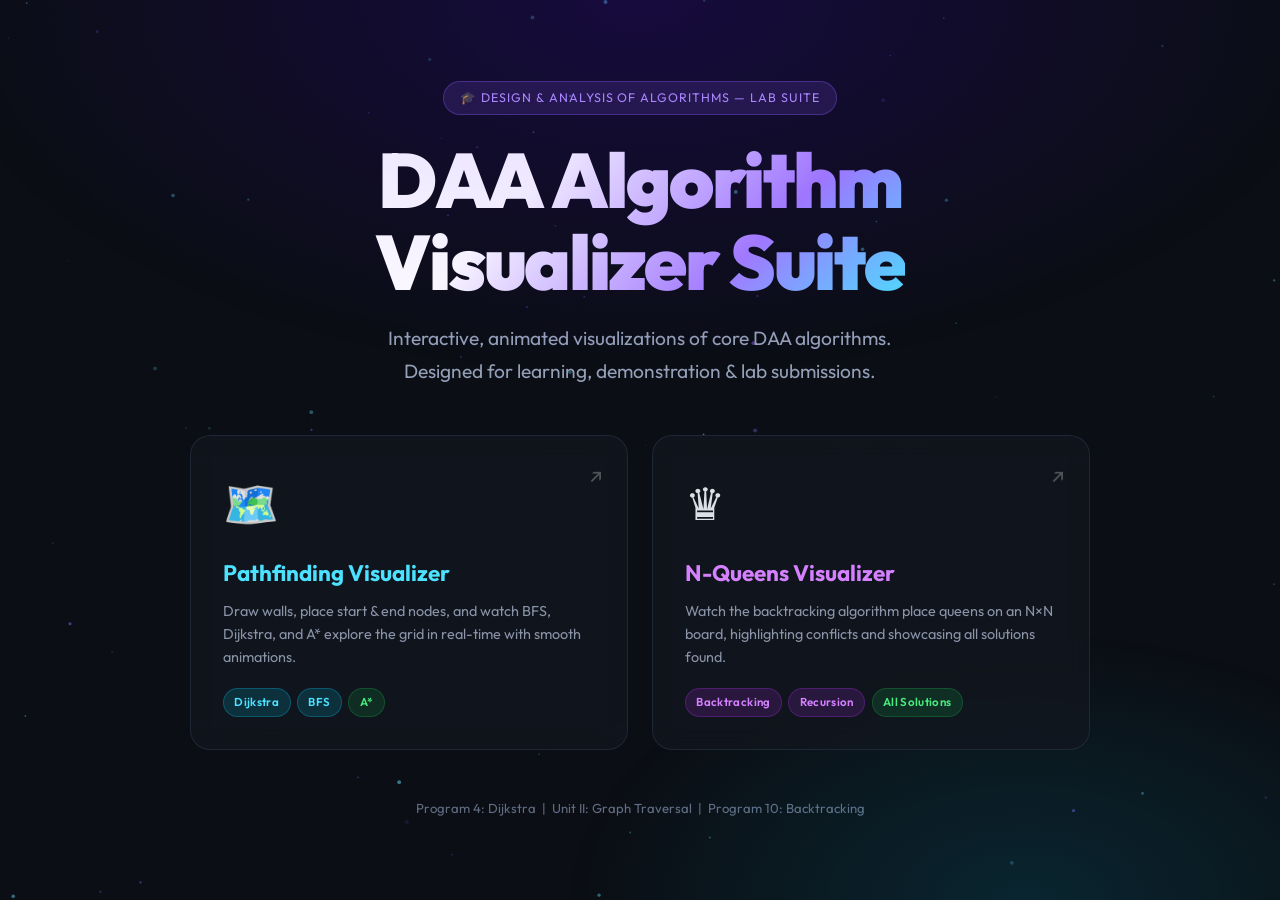
<file: index.html>
<!DOCTYPE html>
<html lang="en">
<head>
  <meta charset="UTF-8" />
  <meta name="viewport" content="width=device-width, initial-scale=1.0"/>
  <title>DAA Algorithm Visualizer Suite</title>
  <link rel="preconnect" href="https://fonts.googleapis.com"/>
  <link rel="preconnect" href="https://fonts.gstatic.com" crossorigin/>
  <link href="https://fonts.googleapis.com/css2?family=Outfit:wght@300;400;500;600;700;800;900&family=JetBrains+Mono:wght@400;600&display=swap" rel="stylesheet"/>
  <link rel="stylesheet" href="css/style.css"/>
  <style>
    .hero { min-height: 100vh; display: flex; flex-direction: column; align-items: center; justify-content: center; text-align: center; padding: 2rem; position: relative; overflow: hidden; }
    .hero::before { content: ''; position: absolute; inset: 0; background: radial-gradient(ellipse 80% 60% at 50% 0%, hsla(258,100%,50%,0.18) 0%, transparent 70%), radial-gradient(ellipse 60% 50% at 80% 100%, hsla(190,100%,50%,0.12) 0%, transparent 60%); pointer-events: none; }
    .badge { display: inline-flex; align-items: center; gap: .5rem; background: hsla(258,100%,70%,0.15); border: 1px solid hsla(258,100%,70%,0.35); border-radius: 100px; padding: .35rem 1rem; font-size: .78rem; letter-spacing: .08em; text-transform: uppercase; color: hsl(258,100%,80%); margin-bottom: 1.5rem; }
    .hero-title { font-size: clamp(2.4rem,6vw,5rem); font-weight: 900; line-height: 1.07; letter-spacing: -.03em; margin-bottom: 1.2rem; background: linear-gradient(135deg, #fff 30%, hsl(258,100%,75%) 70%, hsl(190,100%,65%)); -webkit-background-clip: text; -webkit-text-fill-color: transparent; background-clip: text; }
    .hero-sub { font-size: clamp(1rem,2vw,1.2rem); color: hsl(220,20%,65%); max-width: 560px; line-height: 1.7; margin-bottom: 3rem; }
    .cards { display: grid; grid-template-columns: repeat(auto-fit, minmax(300px, 1fr)); gap: 1.5rem; max-width: 900px; width: 100%; }
    .card { background: hsla(220,25%,10%,0.7); border: 1px solid hsla(220,25%,25%,0.5); border-radius: 20px; padding: 2rem; text-align: left; text-decoration: none; color: inherit; transition: transform .3s ease, border-color .3s, box-shadow .3s; cursor: pointer; display: block; backdrop-filter: blur(12px); position: relative; overflow: hidden; }
    .card::before { content: ''; position: absolute; inset: 0; opacity: 0; transition: opacity .3s; }
    .card.pathfinder::before { background: radial-gradient(ellipse at 20% 20%, hsla(190,100%,50%,0.12), transparent 60%); }
    .card.nqueens::before { background: radial-gradient(ellipse at 80% 20%, hsla(280,100%,60%,0.12), transparent 60%); }
    .card:hover { transform: translateY(-6px); box-shadow: 0 25px 60px hsla(0,0%,0%,0.4); }
    .card.pathfinder:hover { border-color: hsl(190,100%,55%); }
    .card.nqueens:hover { border-color: hsl(280,100%,65%); }
    .card:hover::before { opacity: 1; }
    .card-icon { font-size: 2.8rem; margin-bottom: 1rem; display: block; }
    .card-title { font-size: 1.4rem; font-weight: 700; margin-bottom: .5rem; }
    .card.pathfinder .card-title { color: hsl(190,100%,65%); }
    .card.nqueens .card-title { color: hsl(280,100%,75%); }
    .card-desc { font-size: .9rem; color: hsl(220,15%,60%); line-height: 1.6; margin-bottom: 1.2rem; }
    .card-tags { display: flex; flex-wrap: wrap; gap: .4rem; }
    .tag { font-size: .72rem; padding: .25rem .65rem; border-radius: 100px; font-weight: 600; letter-spacing: .03em; }
    .tag.cyan { background: hsla(190,100%,50%,0.15); color: hsl(190,100%,65%); border: 1px solid hsla(190,100%,50%,0.25); }
    .tag.purple { background: hsla(280,100%,60%,0.15); color: hsl(280,100%,75%); border: 1px solid hsla(280,100%,60%,0.25); }
    .tag.green { background: hsla(140,80%,50%,0.12); color: hsl(140,80%,60%); border: 1px solid hsla(140,80%,50%,0.2); }
    .card-arrow { position: absolute; top: 1.5rem; right: 1.5rem; font-size: 1.3rem; opacity: 0.3; transition: opacity .3s, transform .3s; }
    .card:hover .card-arrow { opacity: 0.8; transform: translate(3px,-3px); }
    .footer-note { margin-top: 3rem; font-size: .82rem; color: hsl(220,15%,45%); }
    footer .mono { font-family: 'JetBrains Mono', monospace; color: hsl(258,100%,70%); }

    /* canvas bg particles */
    #particles { position: fixed; inset: 0; z-index: -1; }
  </style>
</head>
<body>
  <canvas id="particles"></canvas>
  <main class="hero">
    <span class="badge">🎓 Design & Analysis of Algorithms — Lab Suite</span>
    <h1 class="hero-title">DAA Algorithm<br/>Visualizer Suite</h1>
    <p class="hero-sub">Interactive, animated visualizations of core DAA algorithms. Designed for learning, demonstration & lab submissions.</p>

    <div class="cards">
      <a href="pathfinder.html" class="card pathfinder" id="card-pathfinder">
        <span class="card-icon">🗺️</span>
        <span class="card-arrow">↗</span>
        <div class="card-title">Pathfinding Visualizer</div>
        <p class="card-desc">Draw walls, place start & end nodes, and watch BFS, Dijkstra, and A* explore the grid in real-time with smooth animations.</p>
        <div class="card-tags">
          <span class="tag cyan">Dijkstra</span>
          <span class="tag cyan">BFS</span>
          <span class="tag green">A*</span>
        </div>
      </a>

      <a href="nqueens.html" class="card nqueens" id="card-nqueens">
        <span class="card-icon">♛</span>
        <span class="card-arrow">↗</span>
        <div class="card-title">N-Queens Visualizer</div>
        <p class="card-desc">Watch the backtracking algorithm place queens on an N×N board, highlighting conflicts and showcasing all solutions found.</p>
        <div class="card-tags">
          <span class="tag purple">Backtracking</span>
          <span class="tag purple">Recursion</span>
          <span class="tag green">All Solutions</span>
        </div>
      </a>
    </div>

    <p class="footer-note">
      <span class="mono">Program 4</span>: Dijkstra &nbsp;|&nbsp;
      <span class="mono">Unit II</span>: Graph Traversal &nbsp;|&nbsp;
      <span class="mono">Program 10</span>: Backtracking
    </p>
  </main>

  <script>
    // Particle canvas background
    const canvas = document.getElementById('particles');
    const ctx = canvas.getContext('2d');
    let W, H, particles = [];

    function resize() {
      W = canvas.width = window.innerWidth;
      H = canvas.height = window.innerHeight;
    }

    function initParticles(n = 80) {
      particles = Array.from({length: n}, () => ({
        x: Math.random() * W, y: Math.random() * H,
        r: Math.random() * 1.5 + 0.5,
        vx: (Math.random() - .5) * .25, vy: (Math.random() - .5) * .25,
        hue: Math.random() > .5 ? 258 : 190,
        alpha: Math.random() * .4 + .1
      }));
    }

    function draw() {
      ctx.clearRect(0, 0, W, H);
      particles.forEach(p => {
        p.x += p.vx; p.y += p.vy;
        if (p.x < 0) p.x = W; if (p.x > W) p.x = 0;
        if (p.y < 0) p.y = H; if (p.y > H) p.y = 0;
        ctx.beginPath();
        ctx.arc(p.x, p.y, p.r, 0, Math.PI*2);
        ctx.fillStyle = `hsla(${p.hue},100%,70%,${p.alpha})`;
        ctx.fill();
      });
      // draw faint connections
      for (let i = 0; i < particles.length; i++) {
        for (let j = i+1; j < particles.length; j++) {
          const dx = particles[i].x - particles[j].x, dy = particles[i].y - particles[j].y;
          const d = Math.sqrt(dx*dx + dy*dy);
          if (d < 120) {
            ctx.beginPath();
            ctx.moveTo(particles[i].x, particles[i].y);
            ctx.lineTo(particles[j].x, particles[j].y);
            ctx.strokeStyle = `hsla(220,50%,70%,${0.06*(1 - d/120)})`;
            ctx.lineWidth = .5;
            ctx.stroke();
          }
        }
      }
      requestAnimationFrame(draw);
    }

    resize(); initParticles(); draw();
    window.addEventListener('resize', () => { resize(); initParticles(); });
  </script>
</body>
</html>
</file>
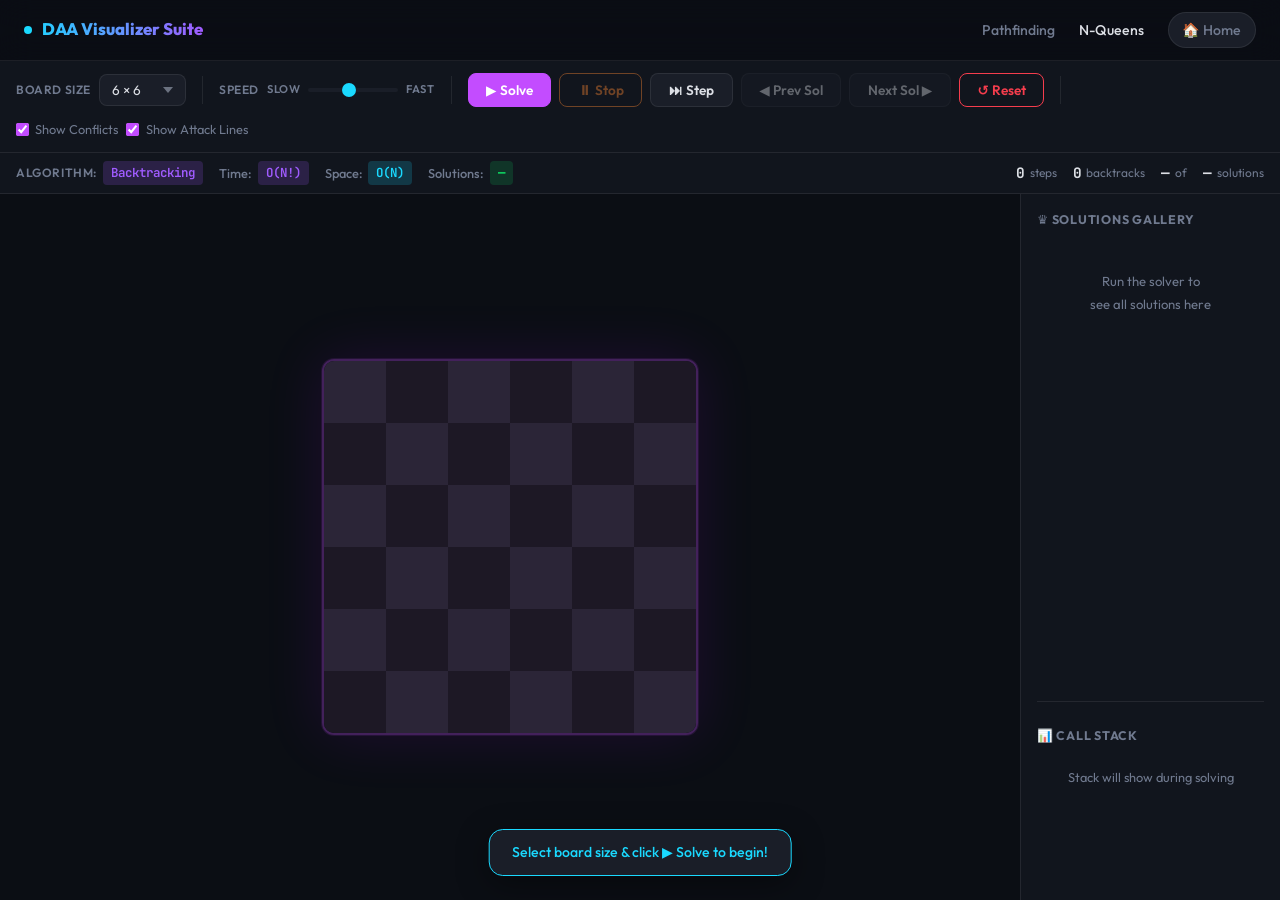
<file: nqueens.html>
<!DOCTYPE html>
<html lang="en">
<head>
  <meta charset="UTF-8"/>
  <meta name="viewport" content="width=device-width, initial-scale=1.0"/>
  <title>N-Queens Visualizer — DAA Suite</title>
  <link rel="preconnect" href="https://fonts.googleapis.com"/>
  <link rel="preconnect" href="https://fonts.gstatic.com" crossorigin/>
  <link href="https://fonts.googleapis.com/css2?family=Outfit:wght@300;400;500;600;700;800;900&family=JetBrains+Mono:wght@400;600&display=swap" rel="stylesheet"/>
  <link rel="stylesheet" href="css/style.css"/>
  <link rel="stylesheet" href="css/nqueens.css"/>
</head>
<body>

<!-- Navbar -->
<nav class="navbar">
  <div class="navbar-brand"><span class="dot"></span> DAA Visualizer Suite</div>
  <div class="nav-links">
    <a href="pathfinder.html">Pathfinding</a>
    <a href="nqueens.html" class="active">N-Queens</a>
    <a href="index.html" class="nav-home-btn">🏠 Home</a>
  </div>
</nav>

<!-- Controls -->
<div class="controls" id="controls">
  <div class="ctrl-group">
    <span class="ctrl-label">Board Size</span>
    <select class="select-styled" id="nSelect">
      <option value="4">4 × 4</option>
      <option value="5">5 × 5</option>
      <option value="6" selected>6 × 6</option>
      <option value="7">7 × 7</option>
      <option value="8">8 × 8</option>
      <option value="10">10 × 10</option>
      <option value="12">12 × 12</option>
    </select>
  </div>
  <div class="ctrl-divider"></div>
  <div class="ctrl-group">
    <span class="ctrl-label">Speed</span>
    <span class="ctrl-label" style="font-size:.7rem">Slow</span>
    <input type="range" class="speed-slider" id="speedSlider" min="1" max="10" value="5"/>
    <span class="ctrl-label" style="font-size:.7rem">Fast</span>
  </div>
  <div class="ctrl-divider"></div>
  <div class="ctrl-group">
    <button class="btn btn-primary" id="startBtn" style="background:hsl(280,100%,65%);border-color:hsl(280,100%,65%);color:#fff">▶ Solve</button>
    <button class="btn btn-stop" id="stopBtn" disabled>⏸ Stop</button>
    <button class="btn btn-secondary" id="stepBtn">⏭ Step</button>
    <button class="btn btn-secondary" id="prevSolBtn" disabled>◀ Prev Sol</button>
    <button class="btn btn-secondary" id="nextSolBtn" disabled>Next Sol ▶</button>
    <button class="btn btn-danger" id="resetBtn">↺ Reset</button>
  </div>
  <div class="ctrl-divider"></div>
  <div class="ctrl-group">
    <label style="font-size:.8rem;color:var(--muted);display:flex;align-items:center;gap:.4rem;cursor:pointer">
      <input type="checkbox" id="showConflicts" checked style="accent-color:hsl(280,100%,65%)"/> Show Conflicts
    </label>
    <label style="font-size:.8rem;color:var(--muted);display:flex;align-items:center;gap:.4rem;cursor:pointer">
      <input type="checkbox" id="showAttacks" checked style="accent-color:hsl(280,100%,65%)"/> Show Attack Lines
    </label>
  </div>
</div>

<!-- Complexity Row -->
<div class="complexity-bar">
  <div class="complexity-item">
    <span class="ctrl-label">Algorithm:</span>
    <span class="value val-purple">Backtracking</span>
  </div>
  <div class="complexity-item">
    <span class="label">Time:</span>
    <span class="value val-purple" id="timeComp">O(N!)</span>
  </div>
  <div class="complexity-item">
    <span class="label">Space:</span>
    <span class="value val-cyan">O(N)</span>
  </div>
  <div class="complexity-item">
    <span class="label">Solutions:</span>
    <span class="value val-green" id="totalSols">—</span>
  </div>
  <div style="flex:1"></div>
  <div class="stat-badge"><span class="num" id="stepsCount">0</span><span class="unit">steps</span></div>
  <div class="stat-badge"><span class="num" id="backtrackCount">0</span><span class="unit">backtracks</span></div>
  <div class="stat-badge"><span class="num" id="solIdx">—</span><span class="unit">of</span></div>
  <div class="stat-badge"><span class="num" id="solTotal">—</span><span class="unit">solutions</span></div>
</div>

<!-- Main content -->
<div class="nq-main">
  <!-- Board -->
  <div class="board-wrapper">
    <div id="board"></div>
  </div>
  <!-- Side panel -->
  <div class="side-panel">
    <div class="panel-title">♛ Solutions Gallery</div>
    <div id="solutionGallery" class="solution-gallery">
      <div class="empty-gallery">Run the solver to<br/>see all solutions here</div>
    </div>
    <div class="panel-sep"></div>
    <div class="panel-title" style="margin-top:.5rem">📊 Call Stack</div>
    <div id="callStack" class="call-stack">
      <div class="cs-empty">Stack will show during solving</div>
    </div>
  </div>
</div>

<!-- Toast -->
<div class="toast" id="toast"></div>

<script src="js/nqueens.js"></script>
</body>
</html>
</file>
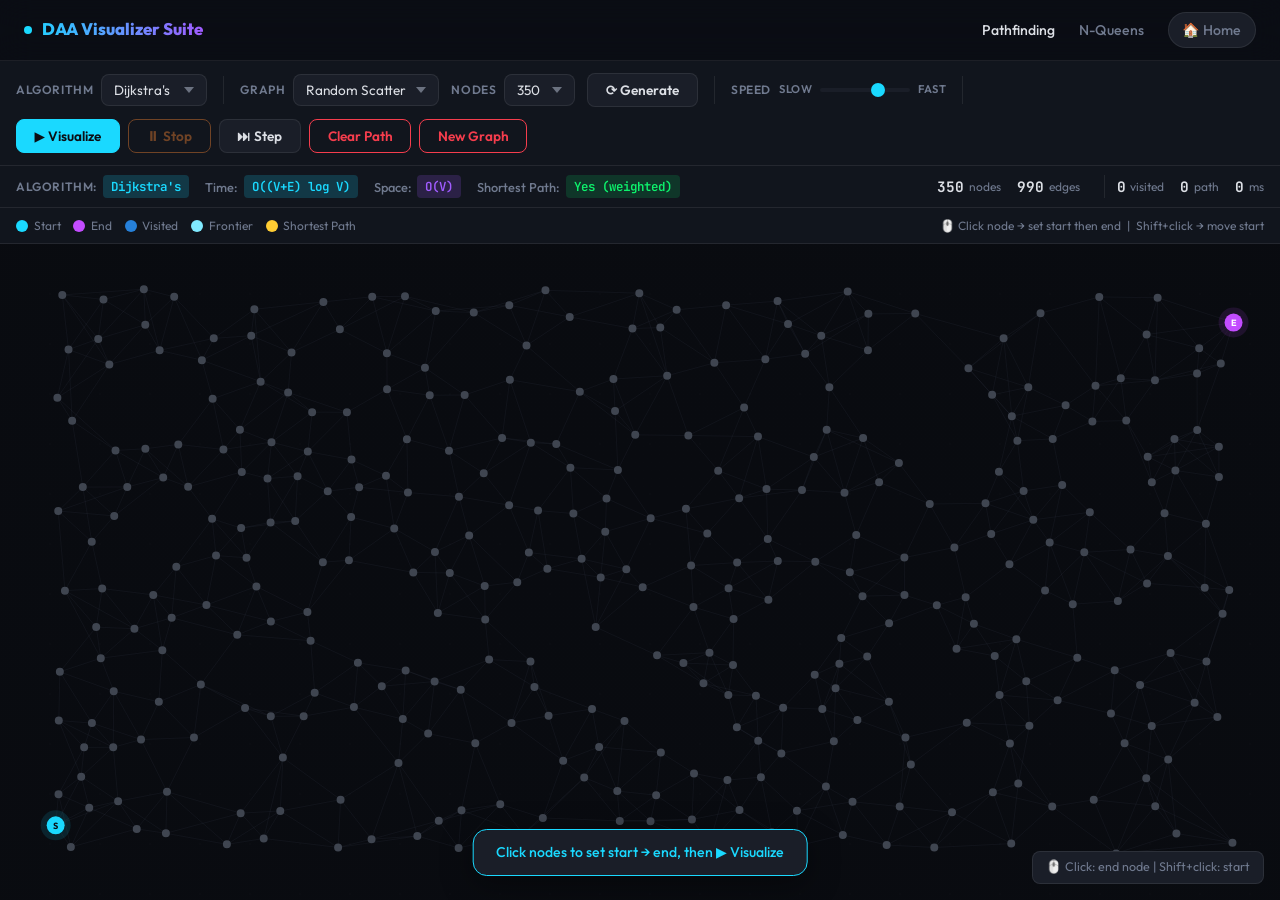
<file: pathfinder.html>
<!DOCTYPE html>
<html lang="en">
<head>
  <meta charset="UTF-8"/>
  <meta name="viewport" content="width=device-width, initial-scale=1.0"/>
  <title>Pathfinding Visualizer — DAA Suite</title>
  <meta name="description" content="Interactive graph-based pathfinding visualization with Dijkstra, BFS, A* and DFS algorithms. Canvas-rendered node graph with real-time animation."/>
  <link rel="preconnect" href="https://fonts.googleapis.com"/>
  <link rel="preconnect" href="https://fonts.gstatic.com" crossorigin/>
  <link href="https://fonts.googleapis.com/css2?family=Outfit:wght@300;400;500;600;700;800;900&family=JetBrains+Mono:wght@400;600&display=swap" rel="stylesheet"/>
  <link rel="stylesheet" href="css/style.css"/>
  <link rel="stylesheet" href="css/pathfinder.css"/>
</head>
<body>

<!-- Navbar -->
<nav class="navbar">
  <div class="navbar-brand"><span class="dot"></span> DAA Visualizer Suite</div>
  <div class="nav-links">
    <a href="pathfinder.html" class="active">Pathfinding</a>
    <a href="nqueens.html">N-Queens</a>
    <a href="index.html" class="nav-home-btn">🏠 Home</a>
  </div>
</nav>

<!-- Controls -->
<div class="controls" id="controls">
  <div class="ctrl-group">
    <span class="ctrl-label">Algorithm</span>
    <select class="select-styled" id="algoSelect">
      <option value="dijkstra">Dijkstra's</option>
      <option value="bfs">BFS</option>
      <option value="astar">A* Search</option>
      <option value="dfs">DFS</option>
    </select>
  </div>
  <div class="ctrl-divider"></div>
  <div class="ctrl-group">
    <span class="ctrl-label">Graph</span>
    <select class="select-styled" id="graphSelect">
      <option value="random">Random Scatter</option>
      <option value="grid">Grid Layout</option>
      <option value="clusters">Clusters</option>
      <option value="circular">Concentric</option>
      <option value="mesh">Dense Mesh</option>
    </select>
  </div>
  <div class="ctrl-group">
    <span class="ctrl-label">Nodes</span>
    <select class="select-styled" id="nodeSelect">
      <option value="100">100</option>
      <option value="200">200</option>
      <option value="350" selected>350</option>
      <option value="500">500</option>
      <option value="750">750</option>
    </select>
  </div>
  <button class="btn btn-secondary" id="genGraphBtn">⟳ Generate</button>
  <div class="ctrl-divider"></div>
  <div class="ctrl-group">
    <span class="ctrl-label">Speed</span>
    <span class="ctrl-label" style="font-size:.7rem">Slow</span>
    <input type="range" class="speed-slider" id="speedSlider" min="1" max="10" value="7"/>
    <span class="ctrl-label" style="font-size:.7rem">Fast</span>
  </div>
  <div class="ctrl-divider"></div>
  <div class="ctrl-group">
    <button class="btn btn-primary" id="startBtn">▶ Visualize</button>
    <button class="btn btn-stop" id="stopBtn" disabled>⏸ Stop</button>
    <button class="btn btn-secondary" id="stepBtn">⏭ Step</button>
    <button class="btn btn-danger" id="clearPathBtn">Clear Path</button>
    <button class="btn btn-danger" id="clearAllBtn">New Graph</button>
  </div>
</div>

<!-- Complexity Row -->
<div class="complexity-bar" id="complexityBar">
  <div class="complexity-item">
    <span class="ctrl-label">Algorithm:</span>
    <span class="value val-cyan" id="algoName">Dijkstra's</span>
  </div>
  <div class="complexity-item">
    <span class="label">Time:</span>
    <span class="value val-cyan" id="timeComp">O((V+E) log V)</span>
  </div>
  <div class="complexity-item">
    <span class="label">Space:</span>
    <span class="value val-purple" id="spaceComp">O(V)</span>
  </div>
  <div class="complexity-item">
    <span class="label">Shortest Path:</span>
    <span class="value val-green" id="shortestTag">Yes (weighted)</span>
  </div>
  <div style="flex:1"></div>
  <div class="stat-badge"><span class="num" id="nodeCount">0</span><span class="unit">nodes</span></div>
  <div class="stat-badge"><span class="num" id="edgeCount">0</span><span class="unit">edges</span></div>
  <div class="stat-badge sep"><span class="num" id="visitedCount">0</span><span class="unit">visited</span></div>
  <div class="stat-badge"><span class="num" id="pathCount">0</span><span class="unit">path</span></div>
  <div class="stat-badge"><span class="num" id="timeMs">0</span><span class="unit">ms</span></div>
</div>

<!-- Legend -->
<div class="legend">
  <div class="legend-item"><div class="legend-dot" style="background:hsl(190,100%,55%)"></div>Start</div>
  <div class="legend-item"><div class="legend-dot" style="background:hsl(280,100%,65%)"></div>End</div>
  <div class="legend-item"><div class="legend-dot" style="background:hsl(210,70%,50%)"></div>Visited</div>
  <div class="legend-item"><div class="legend-dot" style="background:hsl(190,100%,75%)"></div>Frontier</div>
  <div class="legend-item"><div class="legend-dot" style="background:hsl(45,100%,60%)"></div>Shortest Path</div>
  <div class="legend-item" style="margin-left:auto; color:hsl(220,12%,50%); font-size:.75rem">
    🖱️ Click node → set start then end &nbsp;|&nbsp; Shift+click → move start
  </div>
</div>

<!-- Canvas Graph -->
<div id="canvasContainer">
  <canvas id="graphCanvas"></canvas>
</div>

<!-- Mode indicator -->
<div class="mode-indicator" id="modeIndicator">🎯 Click a node to set start</div>

<!-- Toast -->
<div class="toast" id="toast"></div>

<script src="js/pathfinder.js?v=3"></script>
</body>
</html>
</file>
<file: css/style.css>
/* =========================================================
   DAA Visualizer Suite — Global Design System
   ========================================================= */

*, *::before, *::after { box-sizing: border-box; margin: 0; padding: 0; }

:root {
  --bg:        hsl(222, 28%, 6%);
  --bg2:       hsl(222, 25%, 9%);
  --bg3:       hsl(222, 22%, 13%);
  --border:    hsla(220, 25%, 100%, 0.08);
  --text:      hsl(220, 15%, 88%);
  --muted:     hsl(220, 12%, 50%);
  --cyan:      hsl(190, 100%, 55%);
  --cyan-dim:  hsla(190, 100%, 55%, 0.18);
  --purple:    hsl(265, 100%, 68%);
  --purple-dim:hsla(265, 100%, 68%, 0.18);
  --green:     hsl(145, 90%, 50%);
  --green-dim: hsla(145, 90%, 50%, 0.15);
  --yellow:    hsl(45, 100%, 60%);
  --red:       hsl(355, 90%, 60%);
  --orange:    hsl(25, 100%, 60%);
  --radius-sm: 8px;
  --radius:    14px;
  --radius-lg: 20px;
  --shadow:    0 8px 32px hsla(0,0%,0%,0.4);
  --font: 'Outfit', system-ui, sans-serif;
  --mono: 'JetBrains Mono', monospace;
}

html { scroll-behavior: smooth; }
body {
  font-family: var(--font);
  background: var(--bg);
  color: var(--text);
  min-height: 100vh;
  line-height: 1.6;
  -webkit-font-smoothing: antialiased;
}

a { color: inherit; text-decoration: none; }
button { font-family: var(--font); cursor: pointer; border: none; outline: none; }
input, select { font-family: var(--font); }

/* ---- Scrollbar ---- */
::-webkit-scrollbar { width: 6px; height: 6px; }
::-webkit-scrollbar-track { background: var(--bg2); }
::-webkit-scrollbar-thumb { background: var(--bg3); border-radius: 100px; }
::-webkit-scrollbar-thumb:hover { background: var(--muted); }

/* ---- Navbar ---- */
.navbar {
  position: sticky; top: 0; z-index: 100;
  display: flex; align-items: center; justify-content: space-between;
  padding: .75rem 1.5rem;
  background: hsla(222, 28%, 6%, 0.85);
  backdrop-filter: blur(16px);
  border-bottom: 1px solid var(--border);
}
.navbar-brand {
  display: flex; align-items: center; gap: .6rem;
  font-weight: 800; font-size: 1.05rem;
  background: linear-gradient(90deg, var(--cyan), var(--purple));
  -webkit-background-clip: text; -webkit-text-fill-color: transparent; background-clip: text;
}
.navbar-brand .dot { width: 8px; height: 8px; border-radius: 50%; background: var(--cyan); animation: blink 2s ease infinite; display: inline-block; }
@keyframes blink { 0%,100%{opacity:1} 50%{opacity:.3} }
.nav-links { display: flex; gap: 1.5rem; align-items: center; }
.nav-links a { font-size: .88rem; color: var(--muted); transition: color .2s; font-weight: 500; }
.nav-links a:hover, .nav-links a.active { color: var(--text); }
.nav-home-btn {
  font-size: .8rem; padding: .35rem .85rem; border-radius: 100px;
  background: var(--bg3); border: 1px solid var(--border);
  color: var(--text); transition: border-color .2s, background .2s; font-weight: 500;
}
.nav-home-btn:hover { border-color: var(--cyan); background: var(--cyan-dim); }

/* ---- Control Panel ---- */
.controls {
  display: flex; flex-wrap: wrap; gap: .75rem; align-items: center;
  padding: .75rem 1rem;
  background: var(--bg2);
  border-bottom: 1px solid var(--border);
}
.ctrl-group { display: flex; align-items: center; gap: .5rem; }
.ctrl-label { font-size: .75rem; color: var(--muted); font-weight: 600; letter-spacing: .05em; text-transform: uppercase; white-space: nowrap; }
.ctrl-divider { width: 1px; height: 28px; background: var(--border); margin: 0 .25rem; }

/* Buttons */
.btn {
  display: inline-flex; align-items: center; gap: .4rem;
  padding: .45rem 1.1rem; border-radius: var(--radius-sm);
  font-size: .85rem; font-weight: 600;
  transition: all .2s ease;
  border: 1px solid transparent;
}
.btn-primary { background: var(--cyan); color: hsl(222,28%,6%); border-color: var(--cyan); }
.btn-primary:hover { filter: brightness(1.15); transform: translateY(-1px); box-shadow: 0 4px 20px hsla(190,100%,55%,.35); }
.btn-primary:active { transform: translateY(0); }
.btn-danger { background: transparent; color: var(--red); border-color: var(--red); }
.btn-danger:hover { background: hsla(355,90%,60%,.12); }
.btn-secondary { background: var(--bg3); color: var(--text); border-color: var(--border); }
.btn-secondary:hover { border-color: var(--cyan); color: var(--cyan); }
.btn-stop { background: transparent; color: var(--orange); border-color: var(--orange); }
.btn-stop:hover { background: hsla(25,100%,60%,.12); }
.btn:disabled { opacity: .4; cursor: not-allowed; transform: none !important; }

/* Select */
.select-styled {
  appearance: none;
  background: var(--bg3) url("data:image/svg+xml,%3Csvg xmlns='http://www.w3.org/2000/svg' width='10' height='6'%3E%3Cpath d='M0 0l5 6 5-6z' fill='%236b7280'/%3E%3C/svg%3E") no-repeat right .75rem center;
  border: 1px solid var(--border); border-radius: var(--radius-sm);
  padding: .4rem 2rem .4rem .75rem; font-size: .85rem; color: var(--text);
  transition: border-color .2s; cursor: pointer;
}
.select-styled:hover, .select-styled:focus { border-color: var(--cyan); outline: none; }

/* Speed slider */
.speed-slider {
  -webkit-appearance: none; appearance: none;
  width: 90px; height: 4px; border-radius: 2px;
  background: var(--bg3); outline: none; cursor: pointer;
}
.speed-slider::-webkit-slider-thumb {
  -webkit-appearance: none; width: 14px; height: 14px; border-radius: 50%;
  background: var(--cyan); cursor: pointer; transition: transform .15s;
}
.speed-slider::-webkit-slider-thumb:hover { transform: scale(1.3); }

/* ---- Info / Complexity panel ---- */
.complexity-bar {
  display: flex; flex-wrap: wrap; align-items: center; gap: 1rem;
  padding: .55rem 1rem;
  background: var(--bg2);
  border-bottom: 1px solid var(--border);
  font-size: .8rem;
}
.complexity-item { display: flex; align-items: center; gap: .4rem; }
.complexity-item .label { color: var(--muted); font-weight: 500; }
.complexity-item .value { font-family: var(--mono); font-size: .78rem; font-weight: 600; padding: .1rem .5rem; border-radius: 4px; }
.val-cyan { background: var(--cyan-dim); color: var(--cyan); }
.val-purple { background: var(--purple-dim); color: var(--purple); }
.val-green { background: var(--green-dim); color: var(--green); }
.stat-badge { display: flex; gap: .3rem; align-items: center; }
.stat-badge .num { font-family: var(--mono); font-weight: 700; font-size: .9rem; color: var(--text); }
.stat-badge .unit { color: var(--muted); font-size: .75rem; }

/* ---- Legend ---- */
.legend { display: flex; flex-wrap: wrap; gap: .8rem; padding: .5rem 1rem; background: var(--bg2); border-bottom: 1px solid var(--border); font-size: .75rem; }
.legend-item { display: flex; align-items: center; gap: .35rem; color: var(--muted); }
.legend-dot { width: 12px; height: 12px; border-radius: 3px; flex-shrink: 0; }

/* ---- Toast ---- */
.toast {
  position: fixed; bottom: 1.5rem; left: 50%; transform: translateX(-50%) translateY(80px);
  background: var(--bg3); border: 1px solid var(--border); border-radius: var(--radius);
  padding: .7rem 1.4rem; font-size: .88rem; font-weight: 500;
  box-shadow: var(--shadow);
  transition: transform .35s cubic-bezier(.34,1.56,.64,1);
  z-index: 9999; white-space: nowrap;
}
.toast.show { transform: translateX(-50%) translateY(0); }
.toast.success { border-color: var(--green); color: var(--green); }
.toast.error { border-color: var(--red); color: var(--red); }
.toast.info { border-color: var(--cyan); color: var(--cyan); }

/* Animations */
@keyframes fadeIn { from{opacity:0;transform:scale(.92)} to{opacity:1;transform:scale(1)} }
@keyframes pulse { 0%,100%{transform:scale(1)} 50%{transform:scale(1.15)} }
@keyframes ripple { 0%{transform:scale(0);opacity:.6} 100%{transform:scale(2.5);opacity:0} }
@keyframes slideUp { from{opacity:0;transform:translateY(16px)} to{opacity:1;transform:translateY(0)} }
</file>
<file: css/nqueens.css>
/* =========================================================
   N-Queens Visualizer — CSS
   ========================================================= */

body { display: flex; flex-direction: column; height: 100vh; overflow: hidden; }

.nq-main {
  flex: 1; display: flex; gap: 0; overflow: hidden;
  min-height: 0;
}

/* ---- Board area ---- */
.board-wrapper {
  flex: 1; display: flex; align-items: center; justify-content: center;
  padding: 1.5rem;
  background: var(--bg);
  overflow: auto;
}
#board {
  display: grid;
  border: 2px solid hsla(280,100%,65%,.3);
  border-radius: 12px;
  overflow: hidden;
  box-shadow: 0 0 60px hsla(280,100%,50%,.12), 0 0 0 1px hsla(280,100%,65%,.1);
  user-select: none;
}
.sq {
  width: 62px; height: 62px;
  display: flex; align-items: center; justify-content: center;
  position: relative;
  transition: background .25s;
  font-size: 2rem;
}
.sq.light { background: hsl(260,20%,18%); }
.sq.dark  { background: hsl(260,20%,12%); }

/* Attack highlights */
.sq.attack {
  background: hsla(355,90%,50%,.18) !important;
  transition: background .15s;
}
.sq.attack-line::after {
  content: '';
  position: absolute; inset: 0;
  background: hsla(355,90%,60%,.08);
  border: 1px solid hsla(355,90%,60%,.2);
  pointer-events: none;
}

/* Safe highlight */
.sq.safe-target {
  background: hsla(145,80%,40%,.2) !important;
}

/* Queen */
.queen-piece {
  font-size: 2rem;
  line-height: 1;
  animation: queenPlace .35s cubic-bezier(.34,1.56,.64,1);
  filter: drop-shadow(0 0 8px hsla(280,100%,65%,.7));
  z-index: 2; position: relative;
  transition: filter .3s;
}
@keyframes queenPlace {
  0%  { transform: scale(0) rotate(-30deg); opacity: 0; }
  60% { transform: scale(1.2) rotate(5deg); }
  100%{ transform: scale(1) rotate(0deg); opacity: 1; }
}
.queen-piece.conflict {
  filter: drop-shadow(0 0 10px hsla(355,90%,60%,.9)) !important;
  animation: shake .4s ease;
}
@keyframes shake {
  0%,100%{transform:rotate(0)} 20%{transform:rotate(-12deg)} 60%{transform:rotate(10deg)} 80%{transform:rotate(-6deg)}
}
.queen-piece.solved {
  filter: drop-shadow(0 0 12px hsla(45,100%,60%,.9));
}

/* Row labels */
#board { position: relative; }
.row-num, .col-num {
  font-family: var(--mono); font-size: .6rem; color: hsla(280,80%,70%,.5);
  position: absolute;
}

/* ---- Side panel ---- */
.side-panel {
  width: 260px; min-width: 240px;
  border-left: 1px solid var(--border);
  background: var(--bg2);
  display: flex; flex-direction: column;
  overflow: hidden;
  padding: 1rem;
  gap: .5rem;
}
.panel-title {
  font-size: .78rem; font-weight: 700; letter-spacing: .06em; text-transform: uppercase;
  color: var(--muted);
}
.panel-sep { border: none; border-top: 1px solid var(--border); margin: .5rem 0; }

/* Solution gallery */
.solution-gallery {
  flex: 1; overflow-y: auto;
  display: flex; flex-direction: column; gap: .5rem;
  min-height: 0;
}
.empty-gallery {
  color: var(--muted); font-size: .82rem; text-align: center;
  padding: 2rem 1rem; line-height: 1.7;
}
.solution-thumb {
  border: 1px solid var(--border); border-radius: var(--radius-sm);
  background: var(--bg3);
  padding: .4rem;
  cursor: pointer;
  transition: border-color .2s, background .2s;
  display: flex; align-items: center; gap: .6rem;
}
.solution-thumb:hover { border-color: hsl(280,100%,65%); background: var(--purple-dim); }
.solution-thumb.active { border-color: hsl(280,100%,65%); background: var(--purple-dim); }
.thumb-mini {
  display: grid;
  border: 1px solid var(--border);
  border-radius: 3px;
  overflow: hidden;
  flex-shrink: 0;
}
.thumb-cell { background: hsl(260,20%,14%); }
.thumb-cell.th-dark { background: hsl(260,20%,10%); }
.thumb-cell.th-queen { background: hsl(280,100%,65%); }
.thumb-label { font-size: .75rem; font-family: var(--mono); color: var(--muted); }
.thumb-sublabel { font-size: .65rem; color: hsla(280,80%,70%,.6); margin-top: .1rem; }

/* Call stack */
.call-stack {
  height: 130px; overflow-y: auto;
  display: flex; flex-direction: column; gap: .25rem;
}
.cs-empty { color: var(--muted); font-size: .8rem; text-align: center; padding: .8rem; }
.cs-frame {
  font-family: var(--mono); font-size: .7rem;
  background: var(--bg3); border: 1px solid var(--border);
  border-radius: 4px; padding: .25rem .5rem;
  color: var(--muted); transition: border-color .2s, color .2s;
  animation: slideUp .2s ease;
}
.cs-frame.active { border-color: hsl(280,100%,65%); color: hsl(280,100%,80%); }
.cs-frame.ok { border-color: var(--green); color: var(--green); }
.cs-frame.fail { border-color: var(--red); color: var(--red); }
</file>
<file: css/pathfinder.css>
/* =========================================================
   Pathfinder — Canvas Graph Visualization Styles
   ========================================================= */

body {
  display: flex;
  flex-direction: column;
  height: 100vh;
  overflow: hidden;
}

/* ---- Canvas Container ---- */
#canvasContainer {
  flex: 1 1 0%;
  min-height: 200px;
  overflow: hidden;
  position: relative;
  background: hsl(222, 28%, 5%);
  background-image:
    radial-gradient(ellipse 80% 70% at 50% 40%, hsla(210, 60%, 8%, 0) 0%, hsl(222, 28%, 5%) 100%);
}

#graphCanvas {
  display: block;
  cursor: default;
}

/* ---- Stat separator ---- */
.stat-badge.sep {
  margin-left: .5rem;
  padding-left: .75rem;
  border-left: 1px solid var(--border);
}

/* ---- Mode Indicator ---- */
.mode-indicator {
  position: fixed;
  bottom: 1rem;
  right: 1rem;
  background: var(--bg3);
  border: 1px solid var(--border);
  border-radius: var(--radius-sm);
  padding: .35rem .8rem;
  font-size: .78rem;
  color: var(--muted);
  z-index: 50;
  pointer-events: none;
  transition: opacity .3s, transform .3s;
}

/* ---- Legend dot — round to match canvas nodes ---- */
.legend .legend-dot {
  border-radius: 50% !important;
}

/* ---- Responsive ---- */
@media (max-width: 900px) {
  .controls {
    gap: .45rem;
    padding: .5rem .75rem;
  }
  .ctrl-divider { display: none; }
  .complexity-bar { gap: .5rem; }
  .stat-badge.sep { margin-left: .25rem; padding-left: .5rem; }
}
</file>
